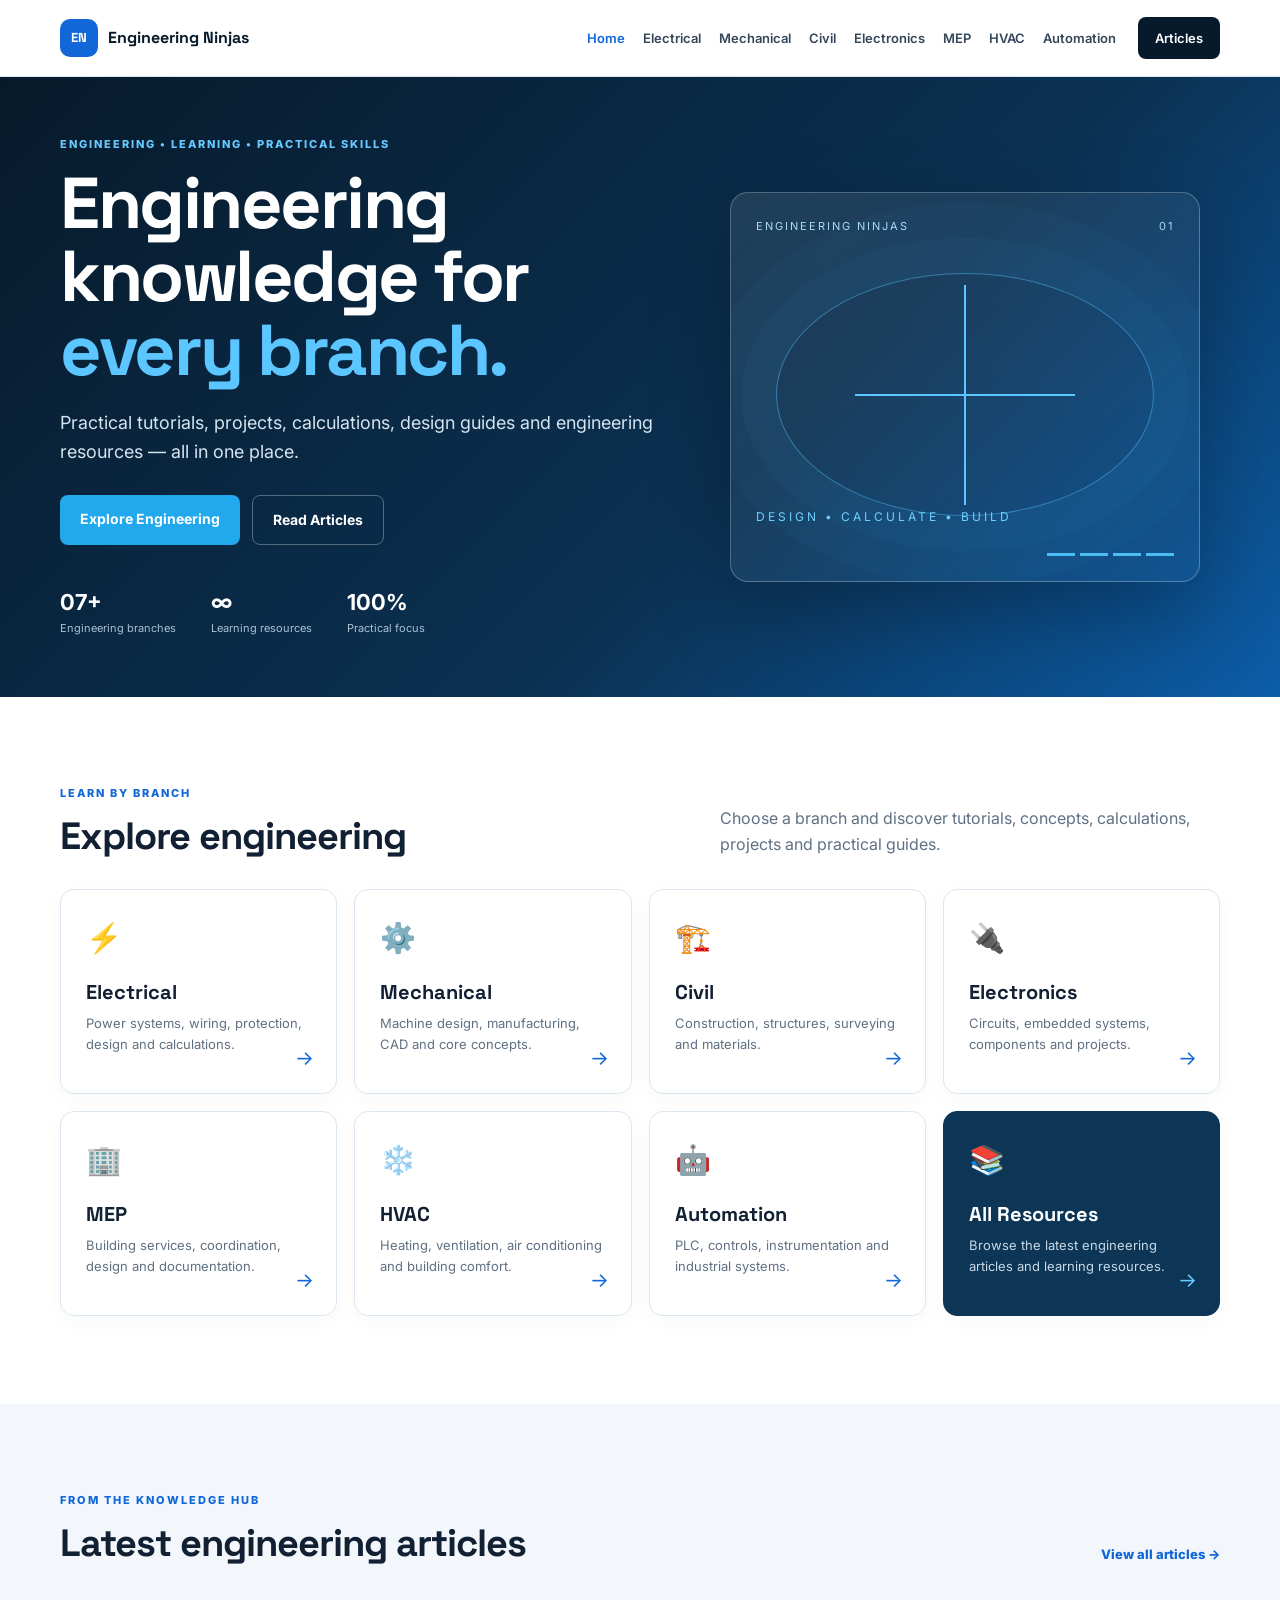
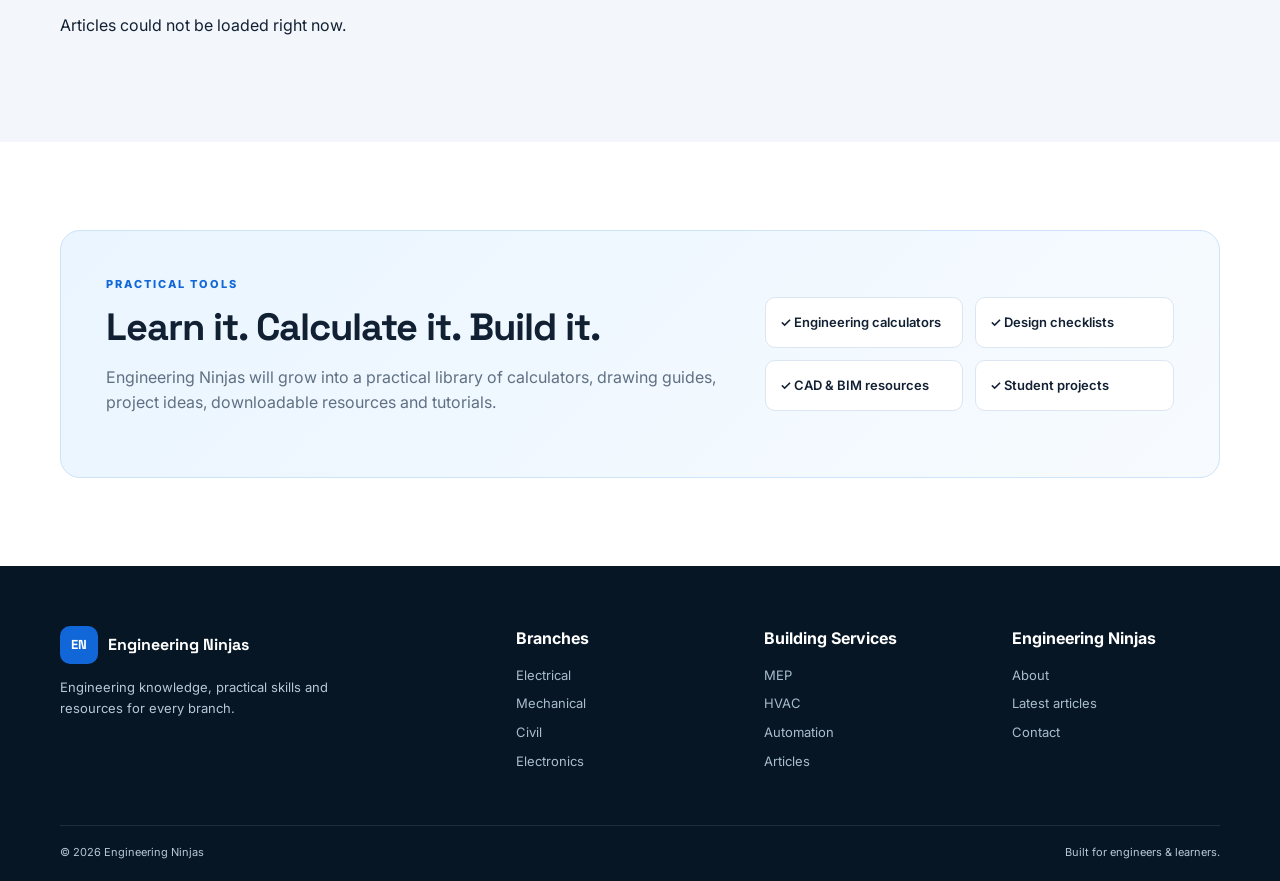
<file: index.html>
<!DOCTYPE html>
<html lang="en">
<head>
  <meta charset="UTF-8">
  <meta name="viewport" content="width=device-width, initial-scale=1.0">
  <meta name="description" content="Engineering Ninjas — practical engineering tutorials, projects, calculations and resources for every engineering branch.">
  <title>Engineering Ninjas | Engineering Knowledge for Every Branch</title>
  <link rel="stylesheet" href="style.css">
</head>
<body>

  <header class="site-header">
    <div class="container nav-wrap">
      <a class="brand" href="index.html">
        <span class="brand-mark">EN</span>
        <span>Engineering Ninjas</span>
      </a>

      <button class="menu-toggle" aria-label="Open menu">☰</button>

      <nav class="nav" aria-label="Main navigation">
        <a class="active" href="index.html">Home</a>
        <a href="branch.html?branch=Electrical">Electrical</a>
        <a href="branch.html?branch=Mechanical">Mechanical</a>
        <a href="branch.html?branch=Civil">Civil</a>
        <a href="branch.html?branch=Electronics">Electronics</a>
        <a href="branch.html?branch=MEP">MEP</a>
        <a href="branch.html?branch=HVAC">HVAC</a>
        <a href="branch.html?branch=Automation">Automation</a>
      </nav>

      <a class="header-btn" href="#articles">Articles</a>
    </div>
  </header>


  <main>

    <!-- HERO -->
    <section class="hero">
      <div class="hero-grid container">

        <div class="hero-copy">

          <div class="eyebrow">
            ENGINEERING • LEARNING • PRACTICAL SKILLS
          </div>

          <h1>
            Engineering knowledge for <span>every branch.</span>
          </h1>

          <p>
            Practical tutorials, projects, calculations, design guides and engineering resources — all in one place.
          </p>

          <div class="hero-actions">
            <a class="btn primary" href="#branches">
              Explore Engineering
            </a>

            <a class="btn secondary" href="#articles">
              Read Articles
            </a>
          </div>

          <div class="hero-stats">
            <div>
              <strong>07+</strong>
              <span>Engineering branches</span>
            </div>

            <div>
              <strong>∞</strong>
              <span>Learning resources</span>
            </div>

            <div>
              <strong>100%</strong>
              <span>Practical focus</span>
            </div>
          </div>

        </div>


        <div class="hero-visual">

          <div class="blueprint-card">

            <div class="bp-top">
              <span>ENGINEERING NINJAS</span>
              <span>01</span>
            </div>

            <div class="circuit"></div>

            <div class="bp-label">
              DESIGN • CALCULATE • BUILD
            </div>

            <div class="blueprint-lines">
              <span></span>
              <span></span>
              <span></span>
              <span></span>
            </div>

          </div>

        </div>

      </div>
    </section>


    <!-- BRANCHES -->
    <section class="section" id="branches">

      <div class="container">

        <div class="section-heading">

          <div>
            <div class="eyebrow">LEARN BY BRANCH</div>
            <h2>Explore engineering</h2>
          </div>

          <p>
            Choose a branch and discover tutorials, concepts, calculations, projects and practical guides.
          </p>

        </div>


        <div class="branch-grid">

          <a class="branch-card" href="branch.html?branch=Electrical">
            <span class="icon">⚡</span>
            <h3>Electrical</h3>
            <p>Power systems, wiring, protection, design and calculations.</p>
            <span class="arrow">→</span>
          </a>


          <a class="branch-card" href="branch.html?branch=Mechanical">
            <span class="icon">⚙️</span>
            <h3>Mechanical</h3>
            <p>Machine design, manufacturing, CAD and core concepts.</p>
            <span class="arrow">→</span>
          </a>


          <a class="branch-card" href="branch.html?branch=Civil">
            <span class="icon">🏗️</span>
            <h3>Civil</h3>
            <p>Construction, structures, surveying and materials.</p>
            <span class="arrow">→</span>
          </a>


          <a class="branch-card" href="branch.html?branch=Electronics">
            <span class="icon">🔌</span>
            <h3>Electronics</h3>
            <p>Circuits, embedded systems, components and projects.</p>
            <span class="arrow">→</span>
          </a>


          <a class="branch-card" href="branch.html?branch=MEP">
            <span class="icon">🏢</span>
            <h3>MEP</h3>
            <p>Building services, coordination, design and documentation.</p>
            <span class="arrow">→</span>
          </a>


          <a class="branch-card" href="branch.html?branch=HVAC">
            <span class="icon">❄️</span>
            <h3>HVAC</h3>
            <p>Heating, ventilation, air conditioning and building comfort.</p>
            <span class="arrow">→</span>
          </a>


          <a class="branch-card" href="branch.html?branch=Automation">
            <span class="icon">🤖</span>
            <h3>Automation</h3>
            <p>PLC, controls, instrumentation and industrial systems.</p>
            <span class="arrow">→</span>
          </a>


          <a class="branch-card special" href="#articles">
            <span class="icon">📚</span>
            <h3>All Resources</h3>
            <p>Browse the latest engineering articles and learning resources.</p>
            <span class="arrow">→</span>
          </a>

        </div>

      </div>

    </section>


    <!-- LATEST ARTICLES -->
    <section class="section soft" id="articles">

      <div class="container">

        <div class="section-heading">

          <div>
            <div class="eyebrow">FROM THE KNOWLEDGE HUB</div>
            <h2>Latest engineering articles</h2>
          </div>

          <a class="text-link" href="articles.html">
            View all articles →
          </a>

        </div>


        <!-- WordPress articles will appear here -->
        <div class="article-grid" id="latestArticles">

          <p>Loading latest articles…</p>

        </div>

      </div>

    </section>


    <!-- PRACTICAL TOOLS -->
    <section class="section">

      <div class="container resource-box">

        <div>

          <div class="eyebrow">PRACTICAL TOOLS</div>

          <h2>
            Learn it. Calculate it. Build it.
          </h2>

          <p>
            Engineering Ninjas will grow into a practical library of calculators, drawing guides, project ideas, downloadable resources and tutorials.
          </p>

        </div>


        <div class="resource-list">

          <div>✓ Engineering calculators</div>
          <div>✓ Design checklists</div>
          <div>✓ CAD & BIM resources</div>
          <div>✓ Student projects</div>

        </div>

      </div>

    </section>

  </main>


  <!-- FOOTER -->
  <footer class="footer">

    <div class="container footer-grid">

      <div>

        <a class="brand footer-brand" href="index.html">
          <span class="brand-mark">EN</span>
          <span>Engineering Ninjas</span>
        </a>

        <p>
          Engineering knowledge, practical skills and resources for every branch.
        </p>

      </div>


      <div>

        <h4>Branches</h4>

        <a href="branch.html?branch=Electrical">Electrical</a>
        <a href="branch.html?branch=Mechanical">Mechanical</a>
        <a href="branch.html?branch=Civil">Civil</a>
        <a href="branch.html?branch=Electronics">Electronics</a>

      </div>


      <div>

        <h4>Building Services</h4>

        <a href="branch.html?branch=MEP">MEP</a>
        <a href="branch.html?branch=HVAC">HVAC</a>
        <a href="branch.html?branch=Automation">Automation</a>
        <a href="articles.html">Articles</a>

      </div>


      <div>

        <h4>Engineering Ninjas</h4>

        <a href="about.html">About</a>
        <a href="#articles">Latest articles</a>
        <a href="mailto:hello@example.com">Contact</a>

      </div>

    </div>


    <div class="container footer-bottom">

      <span>© 2026 Engineering Ninjas</span>

      <span>
        Built for engineers & learners.
      </span>

    </div>

  </footer>


  <!-- EXISTING SITE JAVASCRIPT -->
  <script src="script.js"></script>


  <!-- WORDPRESS CMS -->
  <script src="wp-cms.js"></script>


  <!-- LOAD LATEST WORDPRESS ARTICLES -->
  <script>
    (async () => {

      const grid = document.getElementById('latestArticles');

      if (!grid) return;

      try {

        const posts = await getPosts('per_page=3&_embed=1');

        if (!posts.length) {

          grid.innerHTML = '<p>No articles published yet.</p>';

          return;
        }

        grid.innerHTML = posts
          .map(post => postCard(post))
          .join('');

      } catch (error) {

        console.error('Could not load WordPress articles:', error);

        grid.innerHTML =
          '<p>Articles could not be loaded right now.</p>';

      }

    })();
  </script>

</body>
</html>
</file>
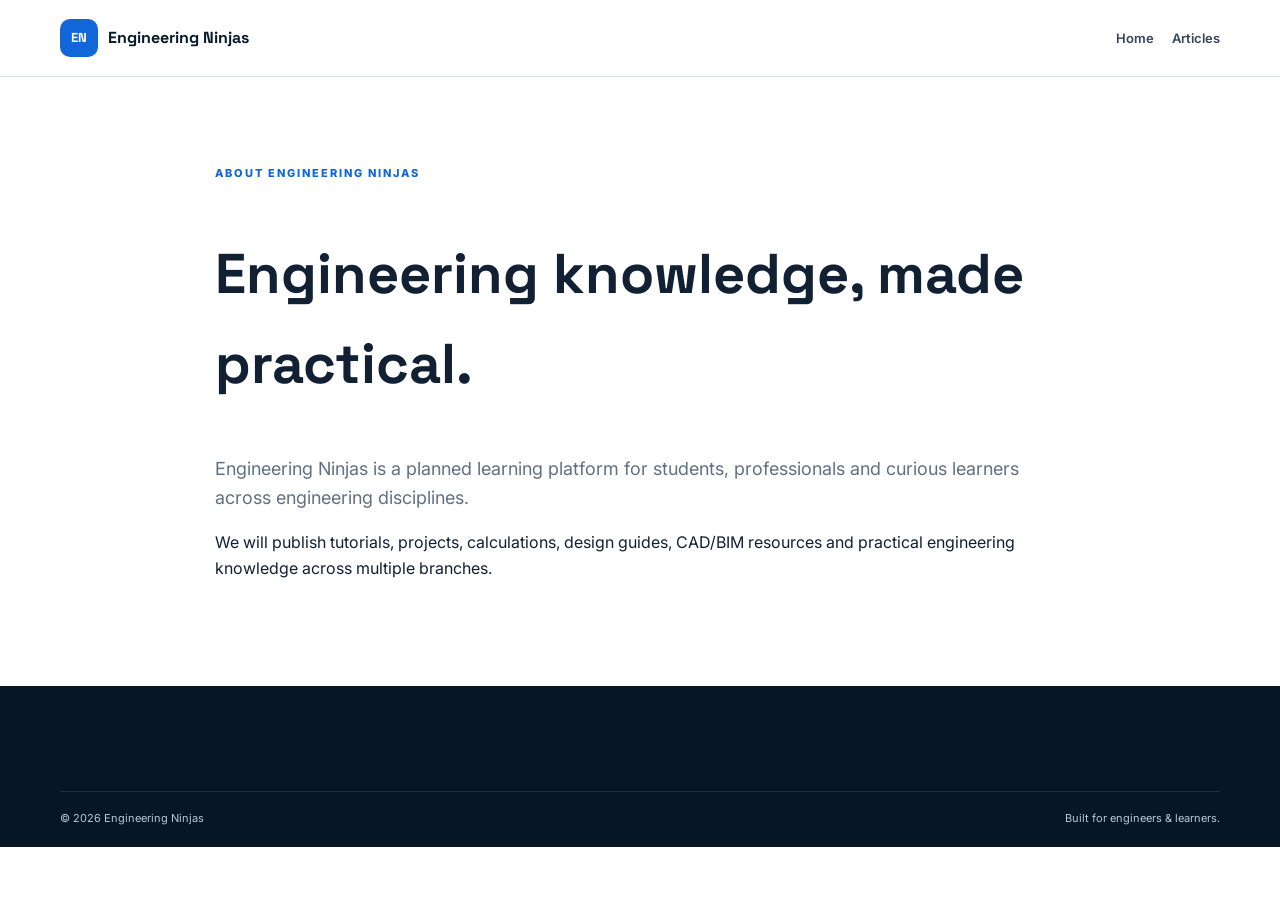
<file: about.html>
<!DOCTYPE html><html lang="en"><head><meta charset="UTF-8"><meta name="viewport" content="width=device-width, initial-scale=1.0"><title>About | Engineering Ninjas</title><link rel="stylesheet" href="style.css"></head><body><header class="site-header"><div class="container nav-wrap"><a class="brand" href="index.html"><span class="brand-mark">EN</span><span>Engineering Ninjas</span></a><nav class="nav"><a href="index.html">Home</a><a href="articles.html">Articles</a></nav></div></header><main><section class="section"><div class="container" style="max-width:850px"><div class="eyebrow">ABOUT ENGINEERING NINJAS</div><h1 style="font-family:'Space Grotesk';font-size:56px">Engineering knowledge, made practical.</h1><p style="font-size:18px;color:#607083">Engineering Ninjas is a planned learning platform for students, professionals and curious learners across engineering disciplines.</p><p>We will publish tutorials, projects, calculations, design guides, CAD/BIM resources and practical engineering knowledge across multiple branches.</p></div></section></main><footer class="footer"><div class="container footer-bottom"><span>© 2026 Engineering Ninjas</span><span>Built for engineers & learners.</span></div></footer></body></html>
</file>
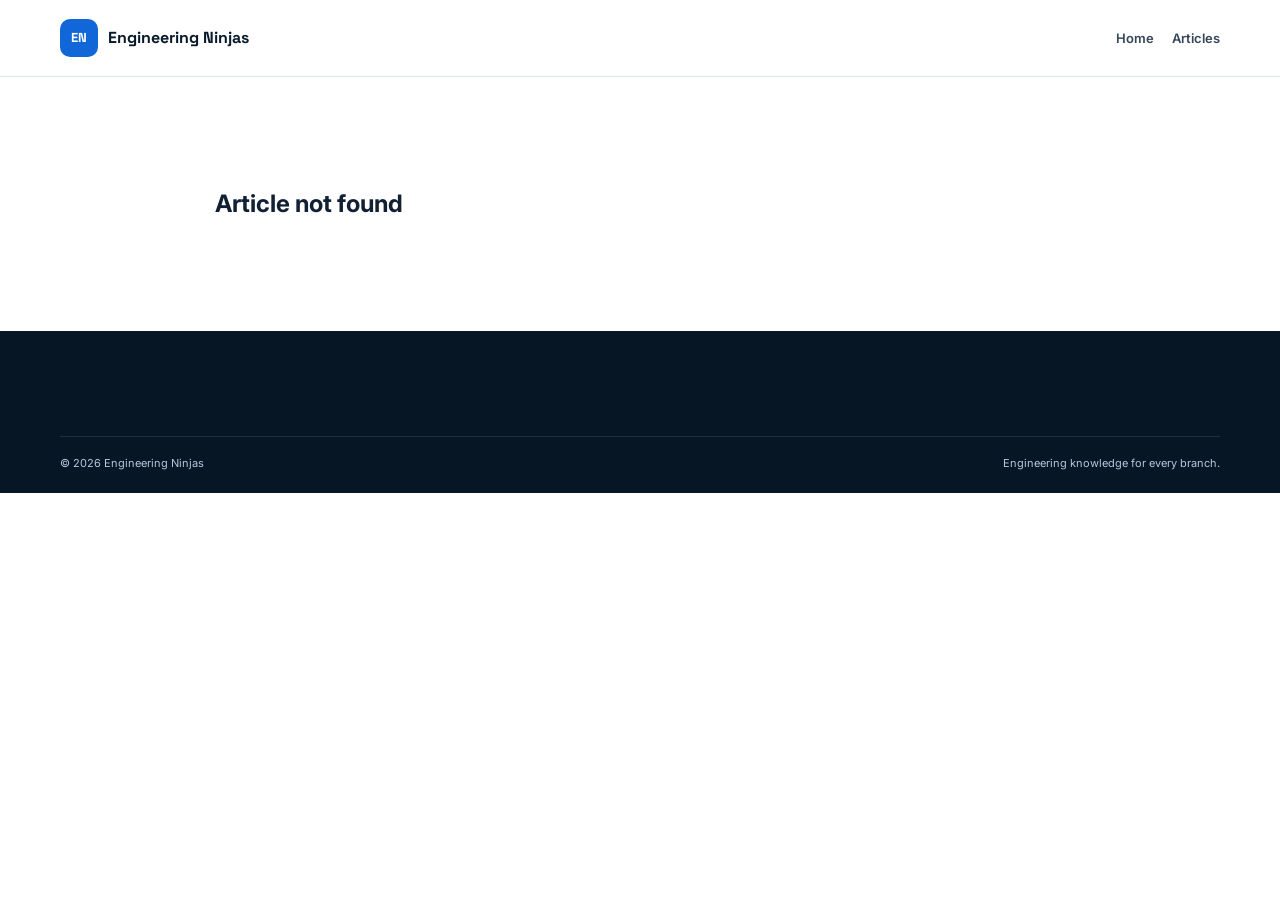
<file: article.html>
<!DOCTYPE html>
<html lang="en">

<head>
  <meta charset="UTF-8">
  <meta name="viewport" content="width=device-width, initial-scale=1.0">

  <meta
    name="description"
    content="Engineering Ninjas practical engineering article."
  >

  <title>Engineering Ninjas | Article</title>

  <link rel="stylesheet" href="style.css">
</head>

<body>

  <header class="site-header">
    <div class="container nav-wrap">

      <a class="brand" href="index.html">
        <span class="brand-mark">EN</span>
        <span>Engineering Ninjas</span>
      </a>

      <nav class="nav">
        <a href="index.html">Home</a>
        <a href="articles.html">Articles</a>
      </nav>

    </div>
  </header>


  <main>

    <article class="section">

      <div class="container" style="max-width:850px">

        <div id="article">
          <p>Loading article…</p>
        </div>

      </div>

    </article>

  </main>


  <footer class="footer">

    <div class="container footer-bottom">

      <span>© 2026 Engineering Ninjas</span>

      <span>
        Engineering knowledge for every branch.
      </span>

    </div>

  </footer>


  <!-- WordPress connection -->
  <script src="wp-cms.js"></script>


  <!-- Load the selected WordPress article -->
  <script>

    (async () => {

      const slug =
        new URLSearchParams(location.search).get('slug');

      const box =
        document.getElementById('article');


      if (!slug) {

        box.innerHTML =
          '<h1>Article not found</h1>';

        return;

      }


      try {

        /*
          Get the same WordPress posts
          that are already working on
          the Electrical page.
        */

        const posts =
          await getPosts('per_page=100&_embed=1');


        /*
          Find the article that the
          visitor clicked.
        */

        const p =
          posts.find(post => post.slug === slug);


        if (!p) {

          box.innerHTML =
            '<h1>Article not found</h1>';

          return;

        }


        const title =
          decodeHtml(p.title.rendered);


        document.title =
          title + ' | Engineering Ninjas';


        const img =
          postImage(p);


        box.innerHTML = `

          <div class="eyebrow">
            ENGINEERING ARTICLE
          </div>


          <h1
            style="
              font-family:'Space Grotesk';
              font-size:clamp(40px,6vw,64px);
              line-height:1.05;
            "
          >
            ${title}
          </h1>


          ${
            img
              ? `
                <img
                  class="article-cover article-cover-large"
                  src="${img}"
                  alt="${title.replace(/"/g, '&quot;')}"
                >
              `
              : ''
          }


          <div class="article-content">

            ${p.content.rendered}

          </div>

        `;


      } catch (e) {

        console.error(e);

        box.innerHTML = `
          <h1>Article could not be loaded</h1>

          <p>
            Please try again later.
          </p>
        `;

      }

    })();

  </script>

</body>

</html>
</file>
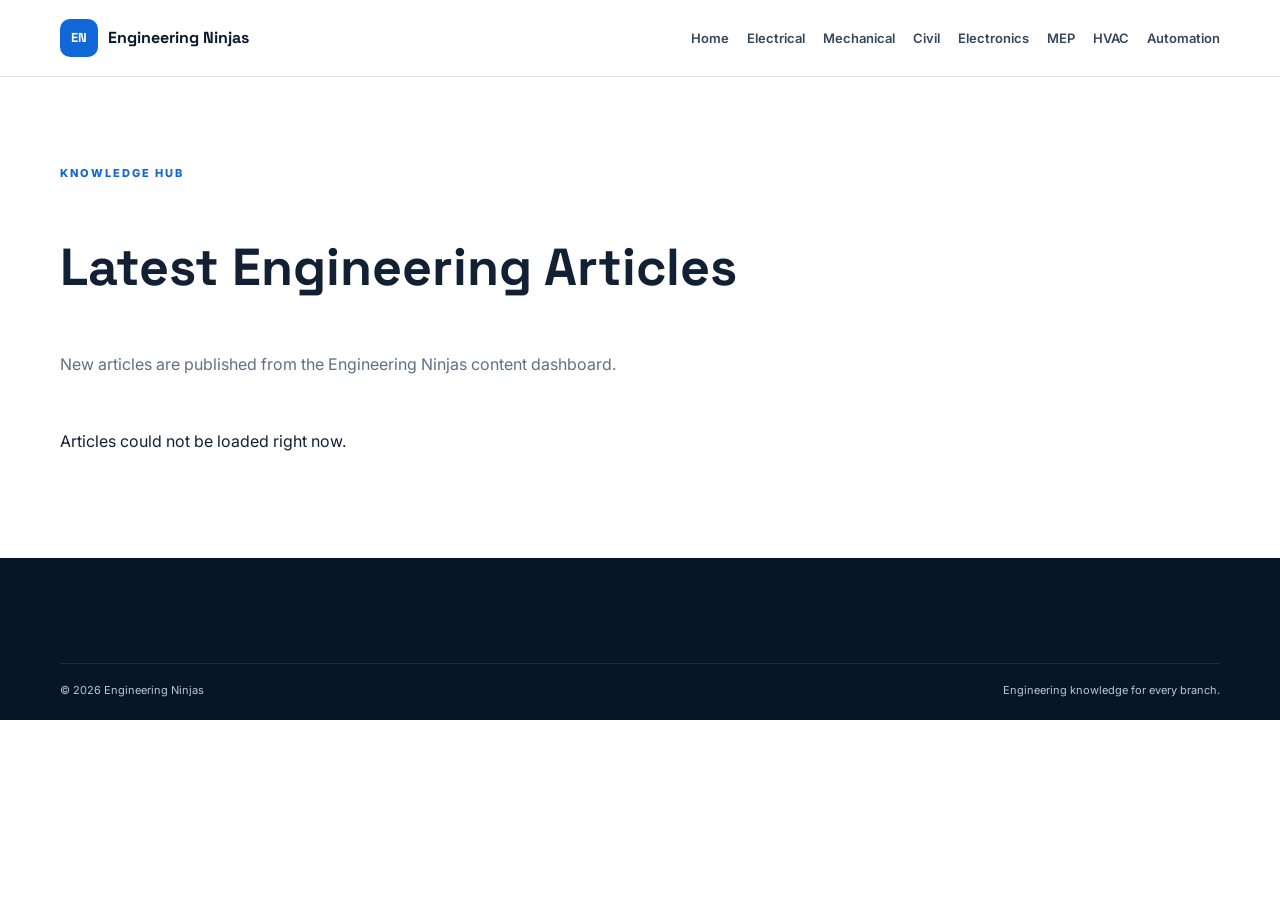
<file: articles.html>
<!DOCTYPE html><html lang="en"><head><meta charset="UTF-8"><meta name="viewport" content="width=device-width, initial-scale=1.0"><meta name="description" content="Engineering Ninjas articles, tutorials, calculations and practical engineering guides."><title>Engineering Ninjas | Articles</title><link rel="stylesheet" href="style.css"></head><body><header class="site-header"><div class="container nav-wrap"><a class="brand" href="index.html"><span class="brand-mark">EN</span><span>Engineering Ninjas</span></a><nav class="nav"><a href="index.html">Home</a><a href="branch.html?branch=Electrical">Electrical</a><a href="branch.html?branch=Mechanical">Mechanical</a><a href="branch.html?branch=Civil">Civil</a><a href="branch.html?branch=Electronics">Electronics</a><a href="branch.html?branch=MEP">MEP</a><a href="branch.html?branch=HVAC">HVAC</a><a href="branch.html?branch=Automation">Automation</a></nav></div></header><main><section class="section"><div class="container"><div class="eyebrow">KNOWLEDGE HUB</div><h1 style="font-family:'Space Grotesk';font-size:52px">Latest Engineering Articles</h1><p style="color:#607083;max-width:700px">New articles are published from the Engineering Ninjas content dashboard.</p><div id="articleGrid" class="article-grid" style="margin-top:35px"><p>Loading articles…</p></div></div></section></main><footer class="footer"><div class="container footer-bottom"><span>© 2026 Engineering Ninjas</span><span>Engineering knowledge for every branch.</span></div></footer><script src="wp-cms.js"></script><script>getPosts('per_page=12&_embed=1').then(posts=>{const g=document.getElementById('articleGrid');g.innerHTML=posts.length?posts.map(postCard).join(''):'<p>No published articles yet. Publish your first article in WordPress.</p>';}).catch(e=>document.getElementById('articleGrid').innerHTML='<p>Articles could not be loaded right now.</p>');</script></body></html>
</file>
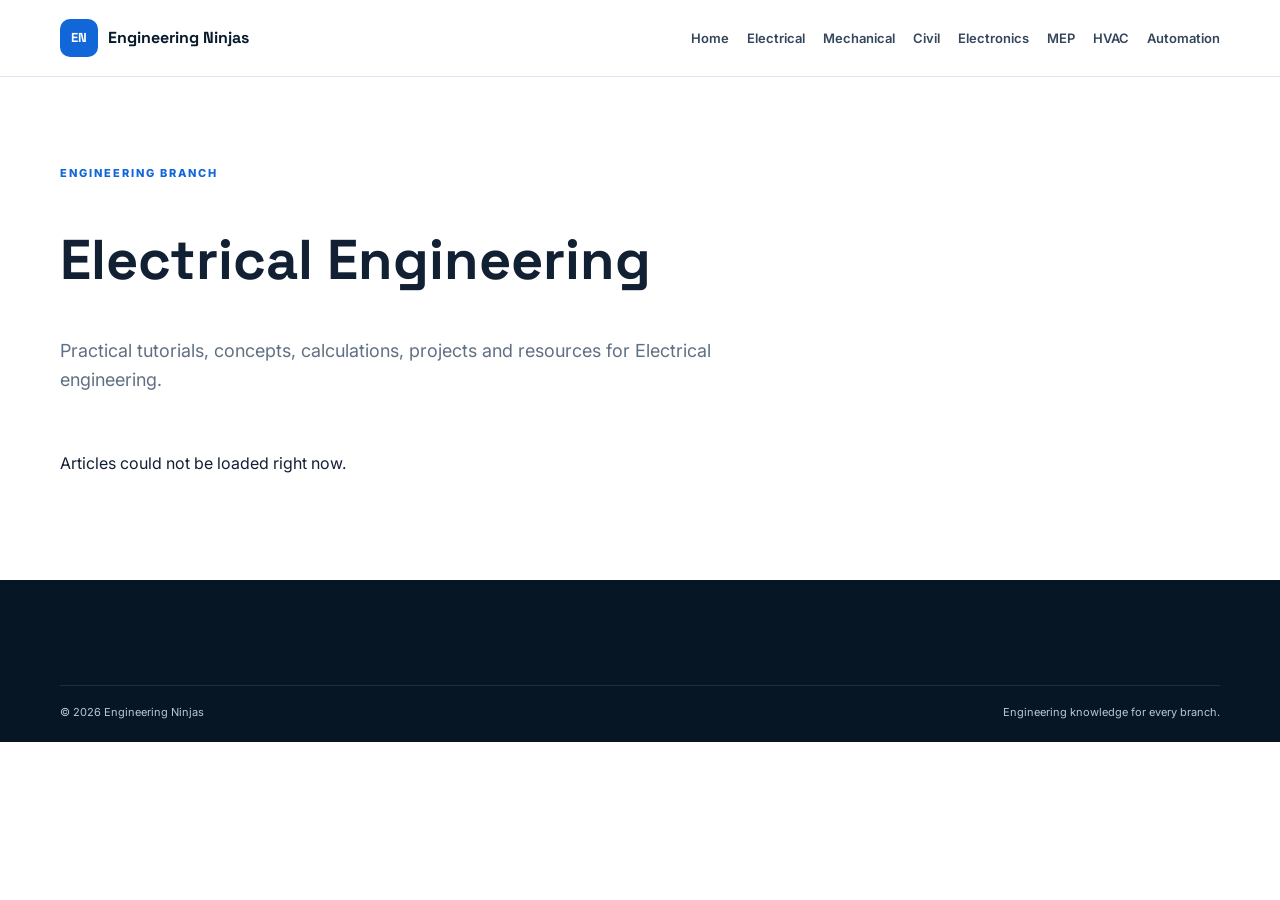
<file: branch.html>
<!DOCTYPE html><html lang="en"><head><meta charset="UTF-8"><meta name="viewport" content="width=device-width, initial-scale=1.0"><meta name="description" content="Practical engineering tutorials, concepts, calculations, projects and resources."><title>Engineering Ninjas | Branch</title><link rel="stylesheet" href="style.css"></head><body><header class="site-header"><div class="container nav-wrap"><a class="brand" href="index.html"><span class="brand-mark">EN</span><span>Engineering Ninjas</span></a><nav class="nav"><a href="index.html">Home</a><a href="branch.html?branch=Electrical">Electrical</a><a href="branch.html?branch=Mechanical">Mechanical</a><a href="branch.html?branch=Civil">Civil</a><a href="branch.html?branch=Electronics">Electronics</a><a href="branch.html?branch=MEP">MEP</a><a href="branch.html?branch=HVAC">HVAC</a><a href="branch.html?branch=Automation">Automation</a></nav></div></header><main><section class="section"><div class="container"><div class="eyebrow">ENGINEERING BRANCH</div><h1 id="branchTitle" style="font-family:'Space Grotesk';font-size:56px;line-height:1.1">Electrical Engineering</h1><p id="branchDesc" style="color:#607083;max-width:700px;font-size:18px">Practical engineering tutorials and resources.</p><div id="articleGrid" class="article-grid" style="margin-top:40px"><p>Loading articles…</p></div></div></section></main><footer class="footer"><div class="container footer-bottom"><span>© 2026 Engineering Ninjas</span><span>Engineering knowledge for every branch.</span></div></footer><script src="wp-cms.js"></script><script>(async()=>{const branch=new URLSearchParams(location.search).get('branch')||'Electrical';document.title='Engineering Ninjas | '+branch;document.getElementById('branchTitle').textContent=branch+' Engineering';document.getElementById('branchDesc').textContent='Practical tutorials, concepts, calculations, projects and resources for '+branch+' engineering.';const g=document.getElementById('articleGrid');try{const posts=await getPostsForCategory(branch);g.innerHTML=posts.length?posts.map(postCard).join(''):`<article class="article-card"><div class="article-image electrical">📘</div><div class="article-body"><span class="tag">${branch}</span><h3>Fundamentals & Tutorials</h3><p>No ${branch} articles have been published yet. Publish your first post in WordPress with the category “${branch}”.</p></div></article>`;}catch(e){g.innerHTML='<p>Articles could not be loaded right now.</p>';}})();</script></body></html>
</file>
<file: style.css>
@import url('https://fonts.googleapis.com/css2?family=Inter:wght@400;500;600;700;800&family=Space+Grotesk:wght@500;600;700&display=swap');
:root{--navy:#071a2b;--blue:#1167d8;--cyan:#21a8e8;--ink:#122033;--muted:#607083;--light:#f3f7fb;--white:#fff;--line:#dce6f0;--shadow:0 18px 50px rgba(10,34,58,.10)}
*{box-sizing:border-box}html{scroll-behavior:smooth}body{margin:0;font-family:Inter,Arial,sans-serif;color:var(--ink);background:#fff;line-height:1.6}.container{width:min(1160px,92%);margin:auto}
.site-header{position:sticky;top:0;z-index:20;background:rgba(255,255,255,.96);border-bottom:1px solid var(--line);backdrop-filter:blur(10px)}.nav-wrap{min-height:76px;display:flex;align-items:center;gap:22px}.brand{display:flex;align-items:center;gap:10px;text-decoration:none;color:var(--navy);font-weight:800;font-family:"Space Grotesk";white-space:nowrap}.brand-mark{width:38px;height:38px;display:grid;place-items:center;background:var(--blue);color:white;border-radius:10px;font-size:13px}.nav{display:flex;align-items:center;gap:18px;margin-left:auto}.nav a,.header-btn{font-size:13px;font-weight:600;color:#34465a;text-decoration:none}.nav a:hover,.nav a.active{color:var(--blue)}.header-btn{padding:11px 17px;border-radius:8px;background:var(--navy);color:white}.menu-toggle{display:none;border:0;background:none;font-size:24px}
.hero{background:linear-gradient(135deg,#071a2b 0%,#0b3152 60%,#0c5da8 100%);color:#fff;overflow:hidden}.hero-grid{min-height:620px;display:grid;grid-template-columns:1.08fr .92fr;align-items:center;gap:50px}.eyebrow{font-size:11px;letter-spacing:2px;font-weight:800;color:var(--blue);margin-bottom:13px}.hero .eyebrow{color:#67c9ff}.hero h1{font-family:"Space Grotesk";font-size:clamp(44px,6vw,72px);line-height:1.02;margin:0 0 22px;letter-spacing:-2.5px}.hero h1 span{color:#5bc6ff}.hero p{font-size:18px;color:#d5e4f1;max-width:610px}.hero-actions{display:flex;gap:12px;margin:28px 0}.btn{display:inline-block;padding:13px 20px;border-radius:8px;text-decoration:none;font-weight:700;font-size:14px}.btn.primary{background:#22a9ed;color:#fff}.btn.secondary{border:1px solid rgba(255,255,255,.3);color:#fff}.hero-stats{display:flex;gap:35px;margin-top:40px}.hero-stats div{display:flex;flex-direction:column}.hero-stats strong{font-size:22px}.hero-stats span{font-size:11px;color:#aac1d3}.hero-visual{display:flex;justify-content:center}.blueprint-card{width:min(470px,100%);height:390px;border:1px solid rgba(255,255,255,.25);border-radius:18px;background:linear-gradient(145deg,rgba(255,255,255,.09),rgba(255,255,255,.02));box-shadow:0 30px 80px rgba(0,0,0,.25);padding:25px;position:relative;overflow:hidden}.bp-top{display:flex;justify-content:space-between;color:#a9dbf6;font-size:11px;letter-spacing:2px}.circuit{position:absolute;inset:80px 45px 65px;border:1px solid rgba(84,198,255,.45);border-radius:50%;box-shadow:0 0 0 35px rgba(60,181,245,.04),0 0 0 70px rgba(60,181,245,.03)}.circuit:before,.circuit:after{content:"";position:absolute;background:#5bc6ff}.circuit:before{width:220px;height:2px;left:50%;top:50%;transform:translate(-50%,-50%)}.circuit:after{height:220px;width:2px;left:50%;top:50%;transform:translate(-50%,-50%)}.bp-label{position:absolute;bottom:55px;left:25px;font-size:12px;letter-spacing:3px;color:#6ed0ff}.blueprint-lines{position:absolute;bottom:25px;right:25px;display:flex;gap:5px}.blueprint-lines span{width:28px;height:3px;background:#4bbdf2}
.section{padding:88px 0}.soft{background:var(--light)}.section-heading{display:flex;justify-content:space-between;align-items:end;gap:30px;margin-bottom:32px}.section-heading h2,.resource-box h2{font-family:"Space Grotesk";font-size:38px;line-height:1.1;margin:0;letter-spacing:-1px}.section-heading p{max-width:500px;color:var(--muted);margin:0}.branch-grid{display:grid;grid-template-columns:repeat(4,1fr);gap:17px}.branch-card{position:relative;padding:25px;background:#fff;border:1px solid var(--line);border-radius:14px;text-decoration:none;color:var(--ink);min-height:205px;transition:.2s;box-shadow:0 5px 18px rgba(20,50,80,.03)}.branch-card:hover{transform:translateY(-5px);box-shadow:var(--shadow);border-color:#b8d5f3}.branch-card.special{background:#0d3556;color:white;border-color:#0d3556}.branch-card .icon{font-size:29px}.branch-card h3{font-family:"Space Grotesk";margin:14px 0 5px;font-size:20px}.branch-card p{color:var(--muted);font-size:13px;margin:0;max-width:240px}.branch-card.special p{color:#c7d9e8}.arrow{position:absolute;right:22px;bottom:19px;color:var(--blue);font-size:20px}.special .arrow{color:#68caff}
.article-grid{display:grid;grid-template-columns:repeat(3,1fr);gap:22px}.article-card{background:#fff;border:1px solid var(--line);border-radius:14px;overflow:hidden;box-shadow:0 8px 30px rgba(20,50,80,.05)}.article-image{height:170px;display:grid;place-items:center;font-size:64px}.article-image.electrical{background:#dff2ff}.article-image.cad{background:#e9eef5}.article-image.mep{background:#e2f3ed}.article-body{padding:22px}.tag{font-size:10px;text-transform:uppercase;letter-spacing:1.4px;color:var(--blue);font-weight:800}.article-body h3{font-family:"Space Grotesk";font-size:20px;line-height:1.25;margin:8px 0}.article-body p{font-size:13px;color:var(--muted);margin-bottom:16px}.text-link{color:var(--blue);font-size:13px;font-weight:800;text-decoration:none}.resource-box{background:linear-gradient(135deg,#eaf5ff,#f7fbff);border:1px solid #cce3f8;border-radius:20px;padding:45px;display:grid;grid-template-columns:1.2fr .8fr;gap:45px}.resource-box p{color:var(--muted);max-width:650px}.resource-list{display:grid;grid-template-columns:1fr 1fr;gap:12px;align-content:center}.resource-list div{background:#fff;border:1px solid var(--line);padding:14px;border-radius:10px;font-size:13px;font-weight:600}
.footer{background:#061625;color:#b6c8d7;padding:60px 0 20px}.footer-grid{display:grid;grid-template-columns:2fr 1fr 1fr 1fr;gap:40px}.footer-brand{color:white}.footer p{font-size:13px;max-width:330px}.footer h4{color:white;margin:0 0 13px}.footer a:not(.brand){display:block;color:#a9bdcd;text-decoration:none;font-size:13px;margin:8px 0}.footer a:hover{color:#61caff}.footer-bottom{border-top:1px solid rgba(255,255,255,.1);margin-top:45px;padding-top:18px;display:flex;justify-content:space-between;font-size:11px}
@media(max-width:1000px){.nav{gap:10px}.nav a:nth-child(n+6){display:none}.branch-grid{grid-template-columns:repeat(2,1fr)}.hero-grid{grid-template-columns:1fr}.hero-visual{display:none}.article-grid{grid-template-columns:1fr 1fr}.footer-grid{grid-template-columns:1fr 1fr}}
@media(max-width:700px){.nav,.header-btn{display:none}.menu-toggle{display:block;margin-left:auto}.nav-wrap{min-height:66px}.hero-grid{min-height:570px}.hero h1{font-size:44px}.hero-stats{gap:18px}.section{padding:60px 0}.section-heading{display:block}.section-heading p{margin-top:14px}.branch-grid,.article-grid,.resource-box,.footer-grid{grid-template-columns:1fr}.resource-box{padding:28px}.resource-list{grid-template-columns:1fr}.footer-grid{gap:25px}.footer-bottom{display:block}.footer-bottom span{display:block;margin:5px 0}}
.article-cover{display:block;width:100%;height:170px;object-fit:cover}.article-cover-large{height:auto;max-height:520px;border-radius:14px;margin:28px 0 35px;border:1px solid var(--line)}.article-content{font-size:18px;line-height:1.85;color:#25374a}.article-content h2,.article-content h3{font-family:"Space Grotesk";color:var(--ink);margin-top:35px}.article-content img{max-width:100%;height:auto;border-radius:12px}.article-content a{color:var(--blue)}
</file>
